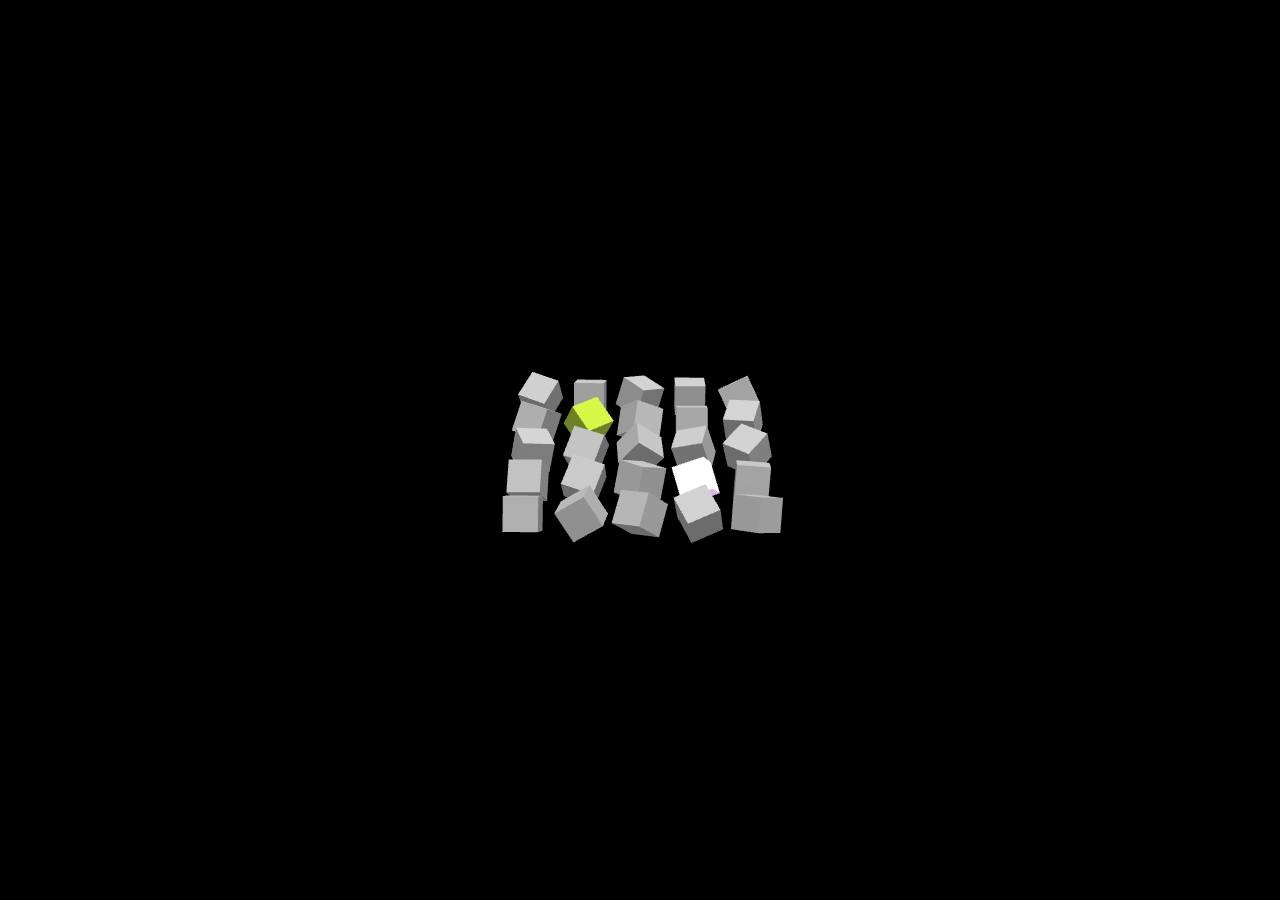
<file: section 4/index.html>
<!DOCTYPE html>
<html lang="en" >
  <head>
    <meta charset="UTF-8" />
    <title>Three.js</title>
      <!--  Simple reset to delete the margins  -->
      <style>
        body { margin: 0; }
        canvas { width: 100%; height: 100% }
      </style>
      <!--  Three.js CDN  -->
      <!-- <script src="https://cdnjs.cloudflare.com/ajax/libs/three.js/96/three.min.js"></script>-->
      <script src="build/three.min.js"></script>

  </head>
  <body>
    <!--  Our code  -->
   <script src="js/OrbitControls.js"></script>
    <script src="js/index.js"></script>

  </body>
</html>
</file>
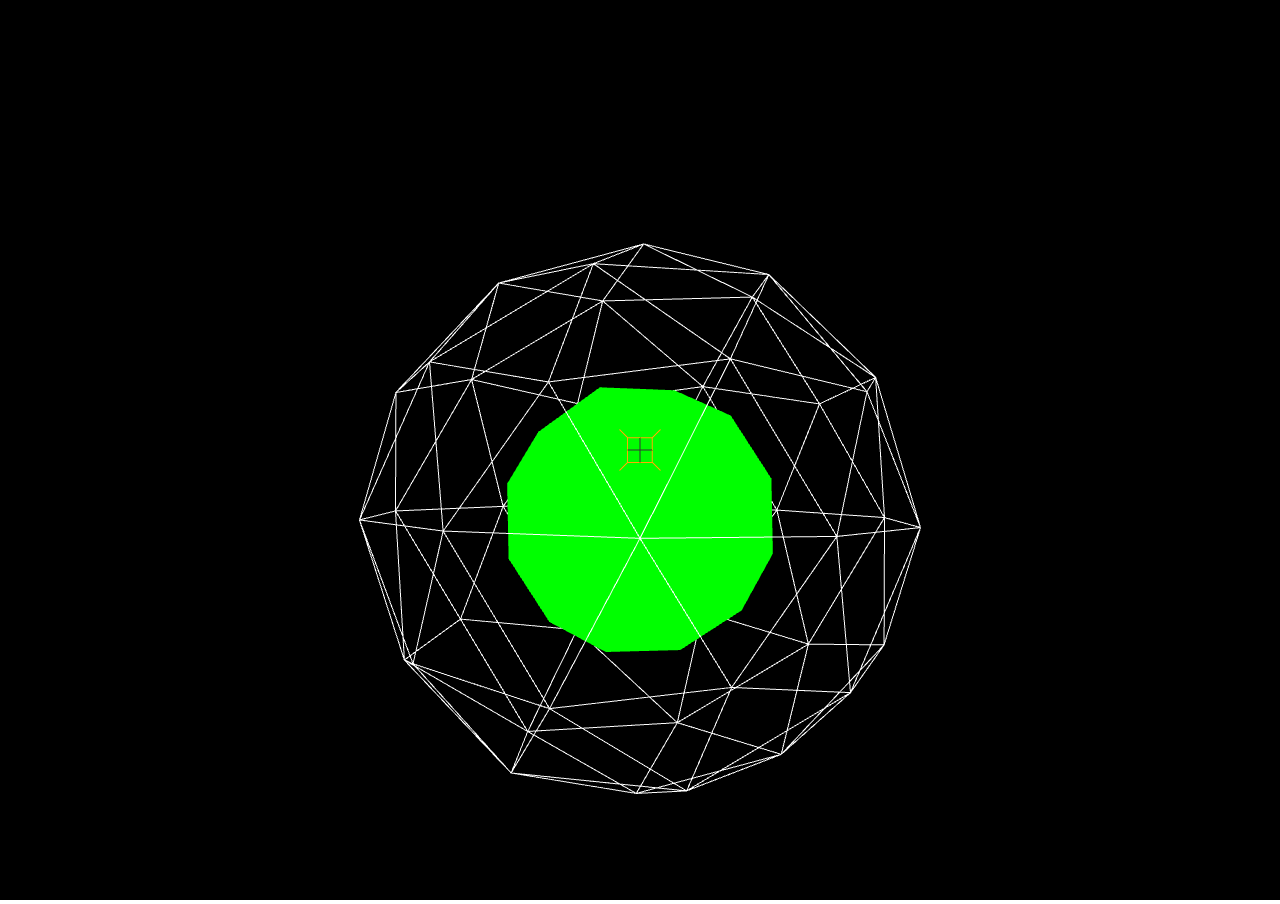
<file: section 1/00test/index.html>
<!DOCTYPE html>
<html lang="en" dir="ltr">
  <head>
    <meta charset="utf-8">
    <title>index.html</title>

    <style>
      body { margin: 0;}
      <canvas { width: 100% ;height: 100% }
      </style>
      <script src="build/three.js"> </script>
  </head>
  <body>
    <script src = "js/index.js"> </script>
    </body>
</html>
</file>
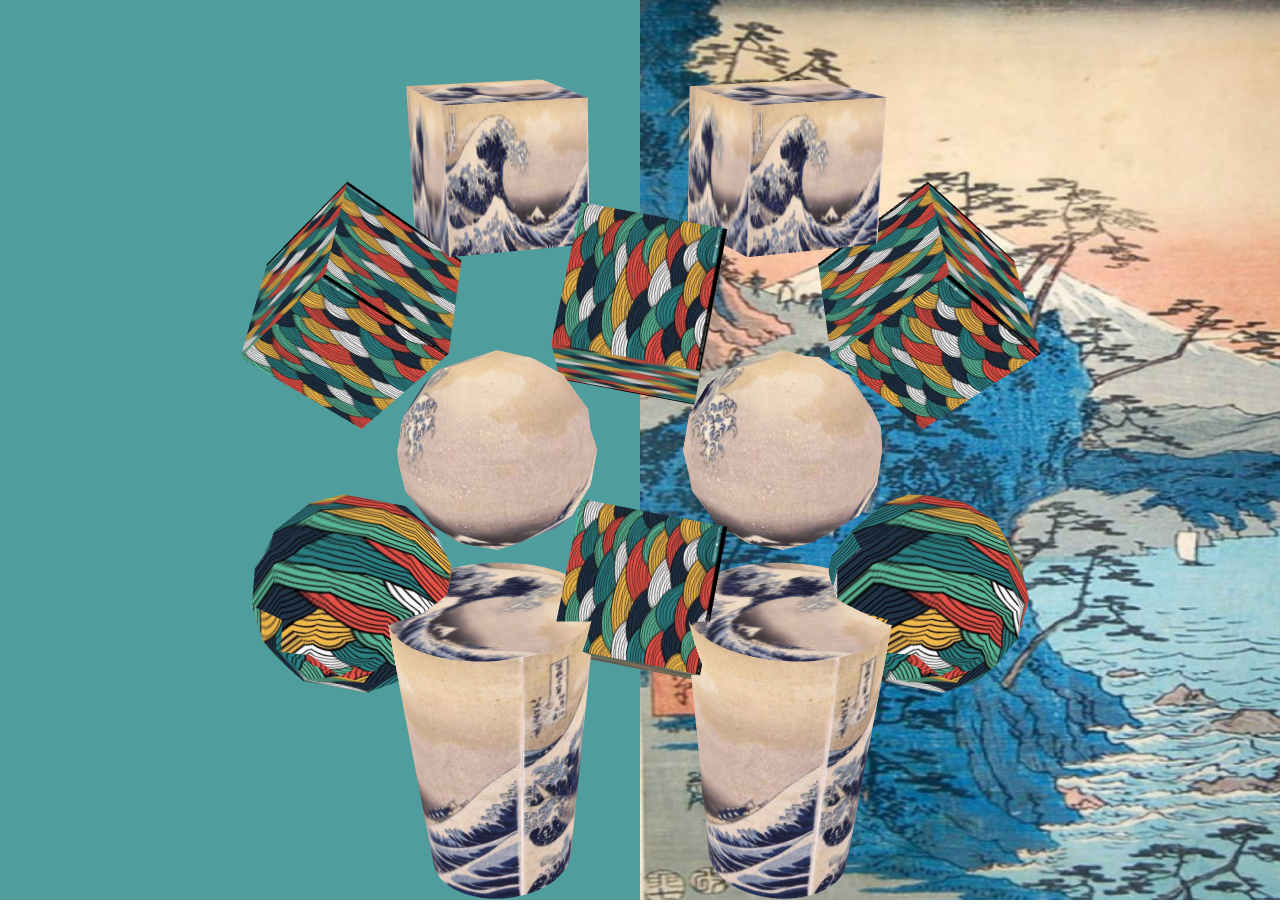
<file: section 2/S2-01_Exercise-GeometriesAndMaterials-SOLVED/index.html>
<!DOCTYPE html>
<html lang="en" >
  <head>
    <meta charset="UTF-8" />
    <title>Three.js</title>
      <!--  Simple reset to delete the margins  -->

      <style>
        body { margin: 0; }
        canvas { width: 100%; height: 100% }
      </style>
      <!--  Three.js CDN  -->
      <!-- <script src="https://cdnjs.cloudflare.com/ajax/libs/three.js/96/three.min.js"></script>-->
      <script src="build/three.min.js"></script>
  </head>
  <body>
    <!--  Our code  -->
    <script src="js/index.js"></script>
  </body>
</html>
</file>
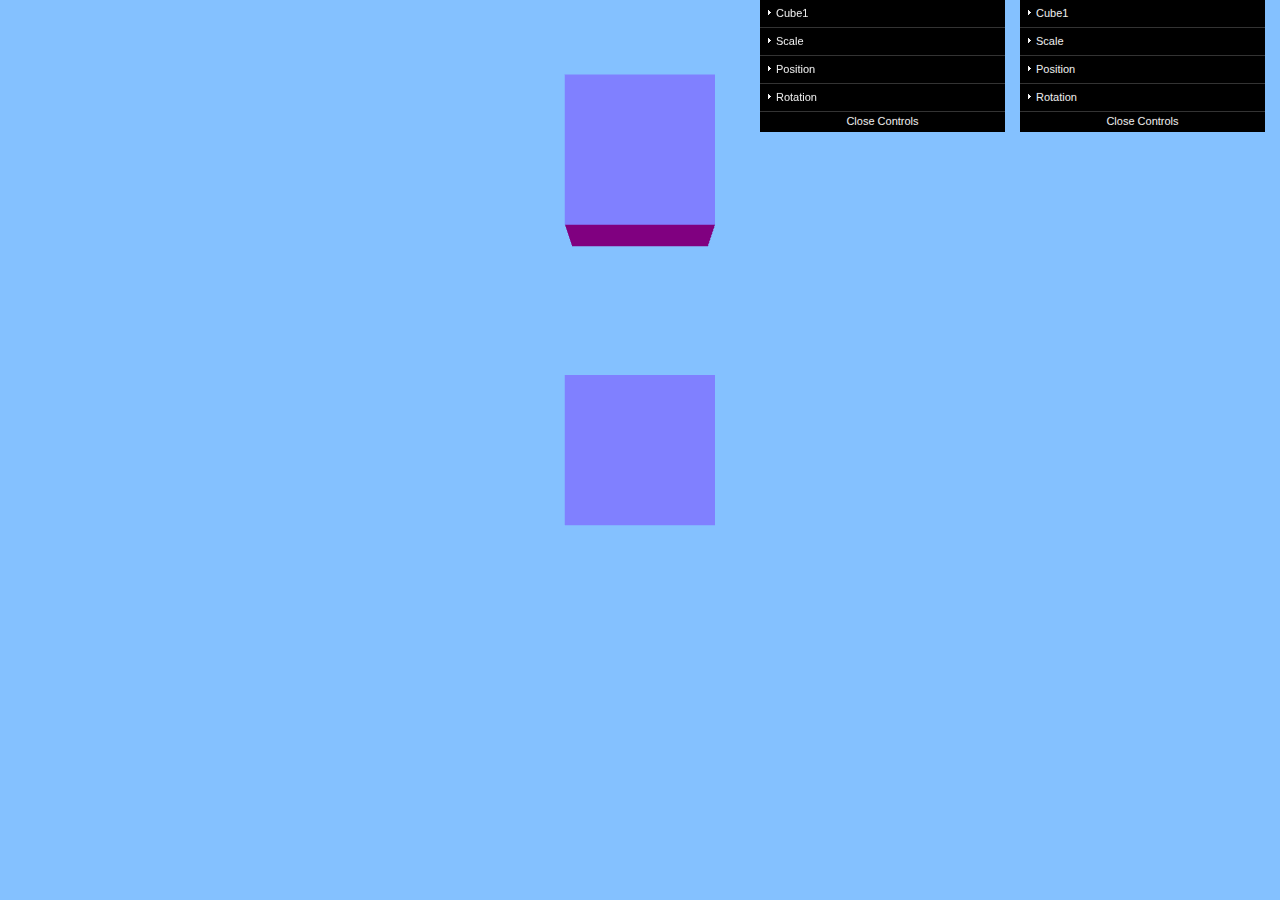
<file: section 3/00-BasicStrcture-GUI/index.html>
<!DOCTYPE html>
<html lang="en" dir="ltr">
  <head>
    <meta charset="utf-8">
    <title>index.html</title>

    <style>
      body { margin: 0;}
      <canvas { width: 100% ;height: 100% }
      </style>
      <script src="build/three.js"> </script>
      <script src="js/dat.gui.min.js"> </script>

  </head>
  <body>
    <script src = "js/index.js"> </script>
    </body>
</html>
</file>
